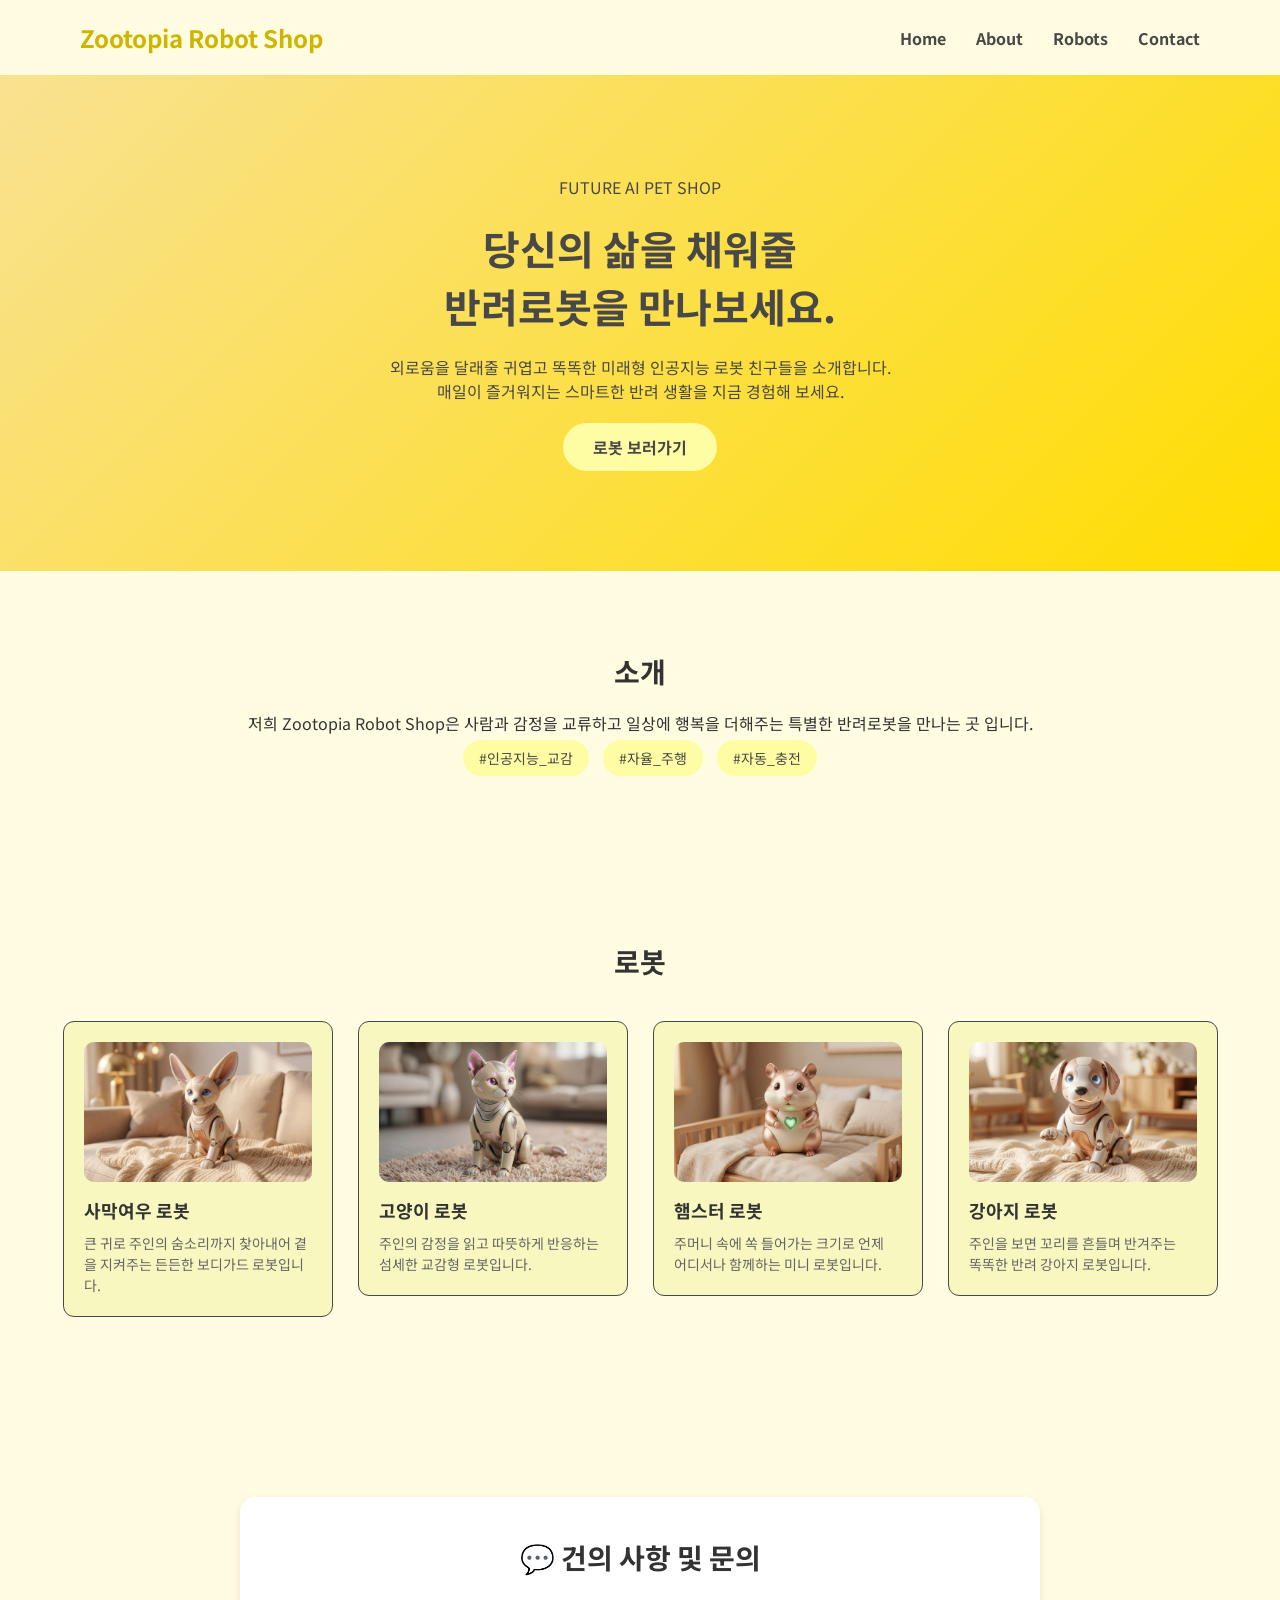
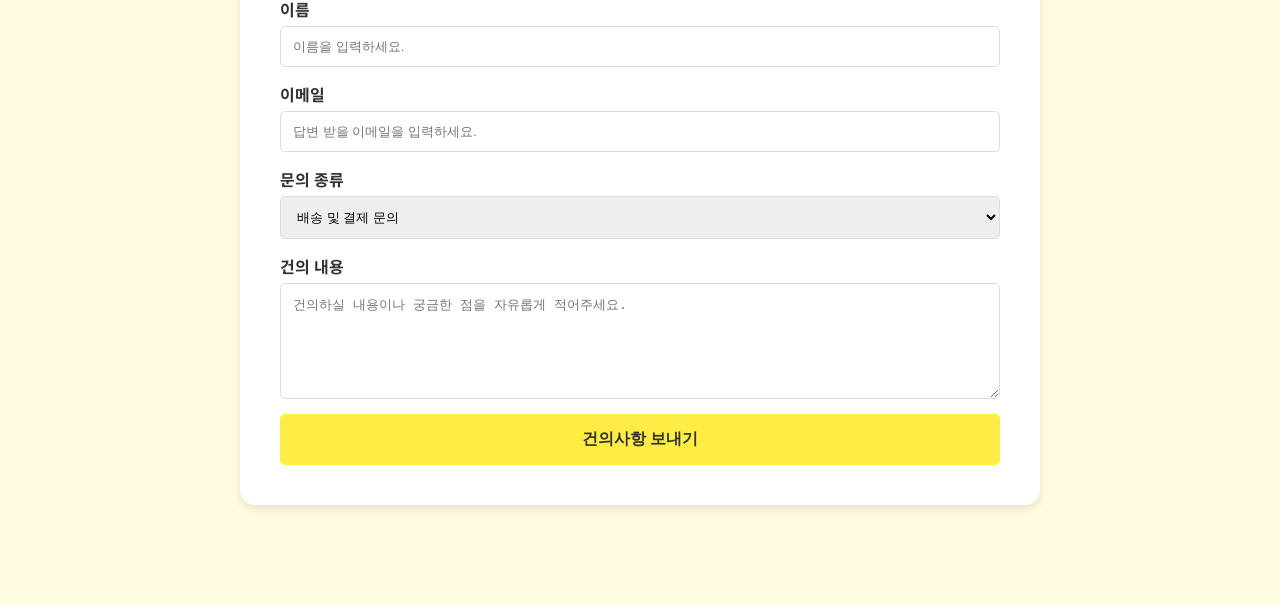
<file: index.html>
<!DOCTYPE html>
<html lang="en">
<head>
    <meta charset="UTF-8">
    <meta name="viewport" content="width=device-width, initial-scale=1.0">
    <title>Zootopia Robot Shop</title>
    <link rel="stylesheet" href="style.css">
    <link href="https://fonts.googleapis.com/css2?family=Noto+Sans+KR:wght@400;700&display=swap" rel="stylesheet">
</head>
<body>

<nav>
    <div class="logo">Zootopia Robot Shop</div>
    
    <input type="checkbox" id="menu-toggle" style="display:none;">
    <label for="menu-toggle" class="menu-icon">☰</label>
    
    <label for="menu-toggle" class="overlay"></label>

    <ul class="nav-links">
        <li><a href="index.html">Home</a></li>
        <li><a href="#about">About</a></li>
        <li><a href="#robots">Robots</a></li>
        <li><a href="#contact">Contact</a></li>
    </ul>
</nav>
    <div class="hero">
        <div class="hero-text">
            <p class="small-title">FUTURE AI PET SHOP</p>
            <h1>당신의 삶을 채워줄 <br>반려로봇을 만나보세요.</h1>
            <p class="hero-description">외로움을 달래줄 귀엽고 똑똑한 미래형 인공지능 로봇 친구들을 소개합니다.<br> 매일이 즐거워지는 스마트한 반려 생활을 지금 경험해 보세요.</p>
            <div class="hero-buttons">
                <a href="#robots" class="btn first"> 로봇 보러가기</a>
            </div>
        </div>
    </div>
    
    <section id="about">
        <h2>소개</h2>
        <p>저희 Zootopia Robot Shop은 사람과 감정을 교류하고 일상에 행복을 더해주는 특별한 반려로봇을 만나는 곳 입니다.</p>
        <div class="skills">
            <span>#인공지능_교감</span>
            <span>#자율_주행</span>
            <span>#자동_충전</span>
        </div>
        </section>

    <section id="robots">
        <h2>로봇</h2>
       <ul class="portfolio-grid">
            <a href="fox.html" target="_blank" style="text-decoration: none; color: inherit;">
                <li class="card">
                    <div class="card-img">
                        <img src="fox.png" alt="사막여우 로봇" style="width: 100%; height: 100%; object-fit: cover; border-radius: 10px;">
                    </div>
                    <h3>사막여우 로봇</h3>
                    <p>큰 귀로 주인의 숨소리까지 찾아내어 곁을 지켜주는 든든한 보디가드 로봇입니다.</p>
                </li>
            </a>

            <a href="cat.html" target="_blank" style="text-decoration: none; color: inherit;">
                <li class="card">
                    <div class="card-img">
                        <img src="cat.png" alt="고양이 로봇" style="width: 100%; height: 100%; object-fit: cover; border-radius: 10px;">
                    </div>
                    <h3>고양이 로봇</h3>
                    <p>주인의 감정을 읽고 따뜻하게 반응하는 <br> 섬세한 교감형 로봇입니다.</p>
                </li>
            </a>

            <a href="hamster.html" target="_blank" style="text-decoration: none; color: inherit;">
                <li class="card">
                    <div class="card-img">
                        <img src="hamster.png" alt="햄스터 로봇" style="width: 100%; height: 100%; object-fit: cover; border-radius: 10px;">
                    </div>
                    <h3>햄스터 로봇</h3>
                    <p>주머니 속에 쏙 들어가는 크기로 언제 <br>어디서나 함께하는 미니 로봇입니다.</p>
                </li>
            </a>

            <a href="dog.html" target="_blank" style="text-decoration: none; color: inherit;">
                <li class="card">
                    <div class="card-img">
                        <img src="dog.png" alt="강아지 로봇" style="width: 100%; height: 100%; object-fit: cover; border-radius: 10px;">
                    </div>
                    <h3>강아지 로봇</h3>
                    <p>주인을 보면 꼬리를 흔들며 반겨주는 <br>똑똑한 반려 강아지 로봇입니다.</p>
                </li>
            </a>
        </ul>
        
    </section>

   <section id="contact">
    <h2>💬 건의 사항 및 문의</h2>
    
    <form class="contact-form">
        
        <div class="form-group">
            <label for="name">이름</label>
            <input type="text" id="name" placeholder="이름을 입력하세요.">
        </div>

        <div class="form-group">
            <label for="email">이메일</label>
            <input type="email" id="email" placeholder="답변 받을 이메일을 입력하세요.">
        </div>

        <div class="form-group">
            <label for="type">문의 종류</label>
            <select id="type">
                <option>배송 및 결제 문의</option>
                <option>A/S (수리) 접수</option>
                <option>기타 쇼핑몰 건의 사항</option>
            </select>
        </div>

        <div class="form-group">
            <label for="message">건의 내용</label>
            <textarea id="message" placeholder="건의하실 내용이나 궁금한 점을 자유롭게 적어주세요." rows="6"></textarea>
        </div>

        <button type="submit" class="submit-btn">건의사항 보내기</button>

    </form>
</section>
</body>
</html>
</file>
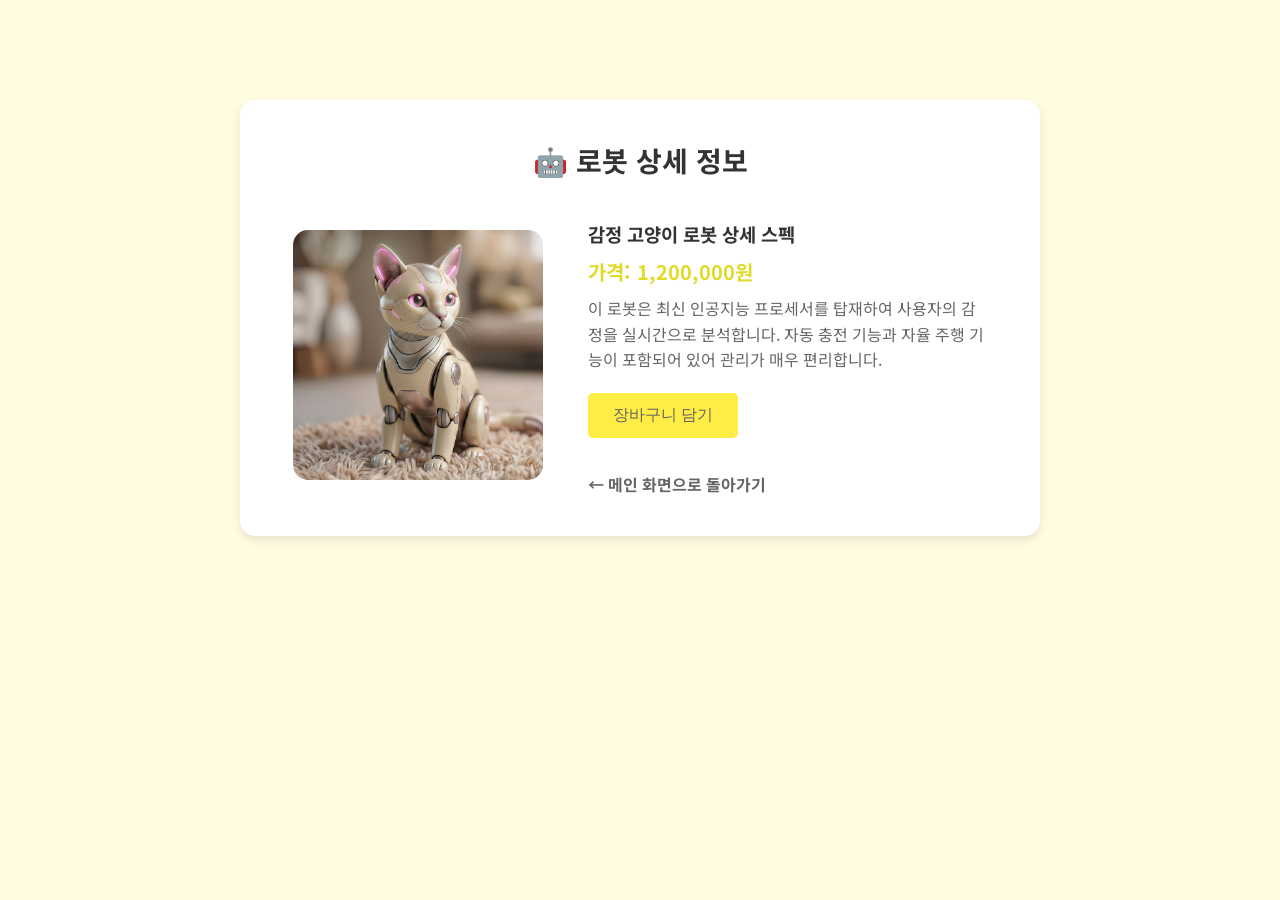
<file: robot_shop/cat.html>
<!DOCTYPE html>
<html lang="ko">
<head>
    <meta charset="UTF-8">
    <title>고양이 로봇 상세 정보</title>
    <link rel="stylesheet" href="style.css">
    <link href="https://fonts.googleapis.com/css2?family=Noto+Sans+KR:wght@400;700&display=swap" rel="stylesheet">
</head>
<body>
    <section id="product-detail" style="max-width: 800px; margin: 100px auto; text-align: center; background: white; padding: 40px; border-radius: 15px; box-shadow: 0 4px 10px rgba(0,0,0,0.1);">
        <h2>🤖 로봇 상세 정보</h2>
        
        <div class="detail-box" style="display: flex; justify-content: space-around; align-items: center; flex-wrap: wrap; margin-top: 40px; gap: 20px;">
            
            <div class="detail-img">
                <img src="cat.png" alt="고양이 로봇" style="width: 250px; height: 250px; border-radius: 15px; object-fit: cover;">
            </div>

            <div class="detail-info" style="text-align: left; max-width: 400px;">
                <h3>감정 고양이 로봇 상세 스펙</h3>
                <p style="font-size: 20px; font-weight: bold; color: #e0da28; margin: 10px 0;">가격: 1,200,000원</p>
                <p style="line-height: 1.6; color: #666;">
                    이 로봇은 최신 인공지능 프로세서를 탑재하여 사용자의 감정을 실시간으로 분석합니다. 
                    자동 충전 기능과 자율 주행 기능이 포함되어 있어 관리가 매우 편리합니다.
                </p>
                
                <button onclick="alert('장바구니에 담겼어요!')" style="background-color: #ffec45; color: #666; border: none; padding: 12px 25px; 
                font-size: 16px; border-radius: 5px; cursor: pointer; margin-top: 20px;">장바구니 담기</button>
                
                <br><br>
                <a href="index.html" style="color: #666; text-decoration: none; display: inline-block; margin-top: 10px; font-weight: bold;">← 메인 화면으로 돌아가기</a>
            </div> 
        </div> 
    </section>
</body>
</html>
</file>
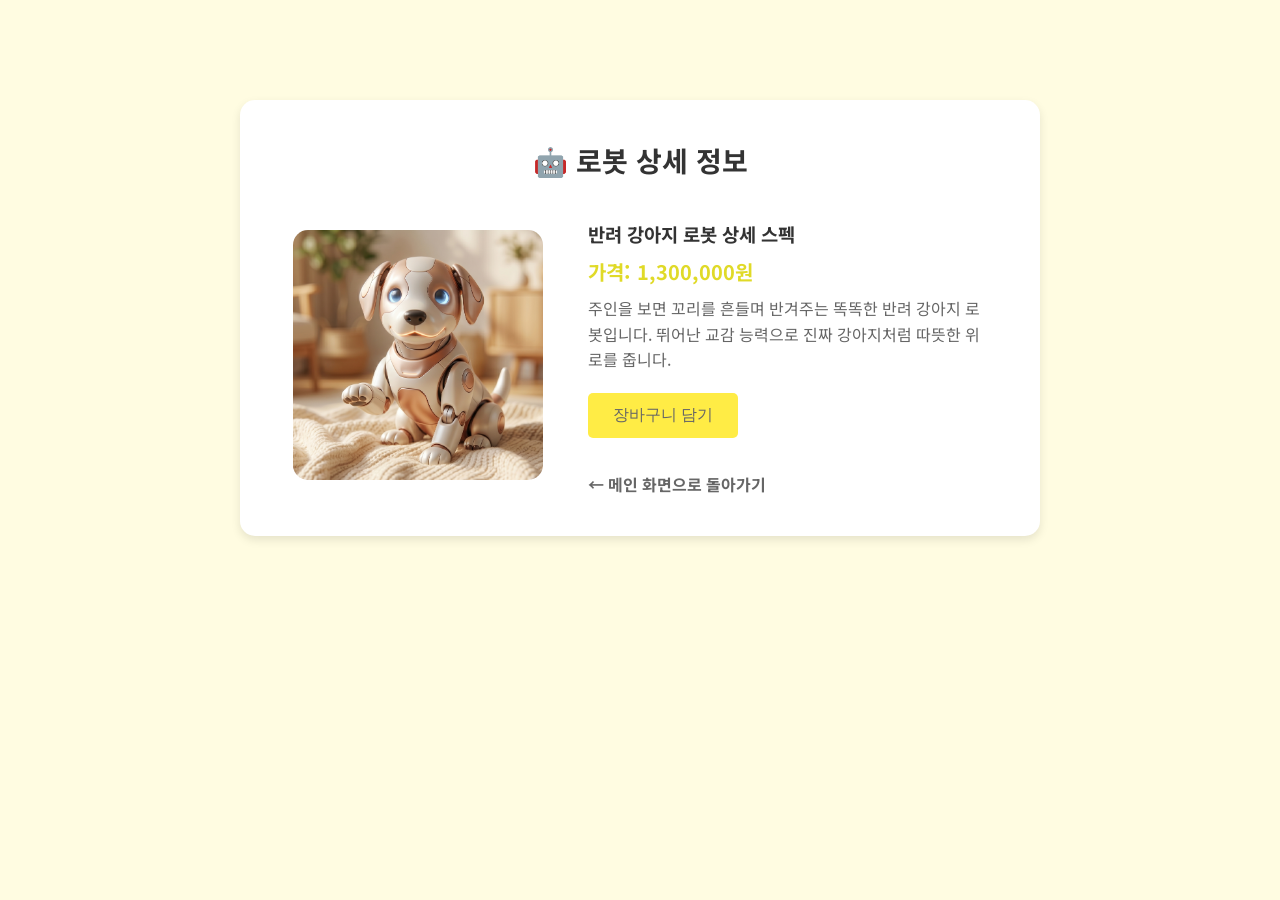
<file: robot_shop/dog.html>
<!DOCTYPE html>
<html lang="ko">
<head>
    <meta charset="UTF-8">
    <title>강아지 로봇 상세 정보</title>
    <link rel="stylesheet" href="style.css">
    <link href="https://fonts.googleapis.com/css2?family=Noto+Sans+KR:wght@400;700&display=swap" rel="stylesheet">
</head>
<body>
    <section id="product-detail" style="max-width: 800px; margin: 100px auto; text-align: center; background: white; padding: 40px; border-radius: 15px; box-shadow: 0 4px 10px rgba(0,0,0,0.1);">
        <h2>🤖 로봇 상세 정보</h2>
        
        <div class="detail-box" style="display: flex; justify-content: space-around; align-items: center; flex-wrap: wrap; margin-top: 40px; gap: 20px;">
            
            <div class="detail-img">
                <img src="dog.png" alt="강아지 로봇" style="width: 250px; height: 250px; border-radius: 15px; object-fit: cover;">
            </div>

            <div class="detail-info" style="text-align: left; max-width: 400px;">
                <h3>반려 강아지 로봇 상세 스펙</h3>
                <p style="font-size: 20px; font-weight: bold; color: #e0da28; margin: 10px 0;">가격: 1,300,000원</p>
                <p style="line-height: 1.6; color: #666;">
                    주인을 보면 꼬리를 흔들며 반겨주는 똑똑한 반려 강아지 로봇입니다. 
                    뛰어난 교감 능력으로 진짜 강아지처럼 따뜻한 위로를 줍니다.
                </p>
                
                <button onclick="alert('장바구니에 담겼어요!')" style="background-color: #ffec45; color: #666; 
                border: none; padding: 12px 25px; font-size: 16px; border-radius: 5px; cursor: pointer; margin-top: 20px;">장바구니 담기</button>
                
                <br><br>
                <a href="index.html" style="color: #666; text-decoration: none; display: inline-block; margin-top: 10px; font-weight: bold;">← 메인 화면으로 돌아가기</a>
            </div> 
        </div> 
    </section>
</body>
</html>
</file>
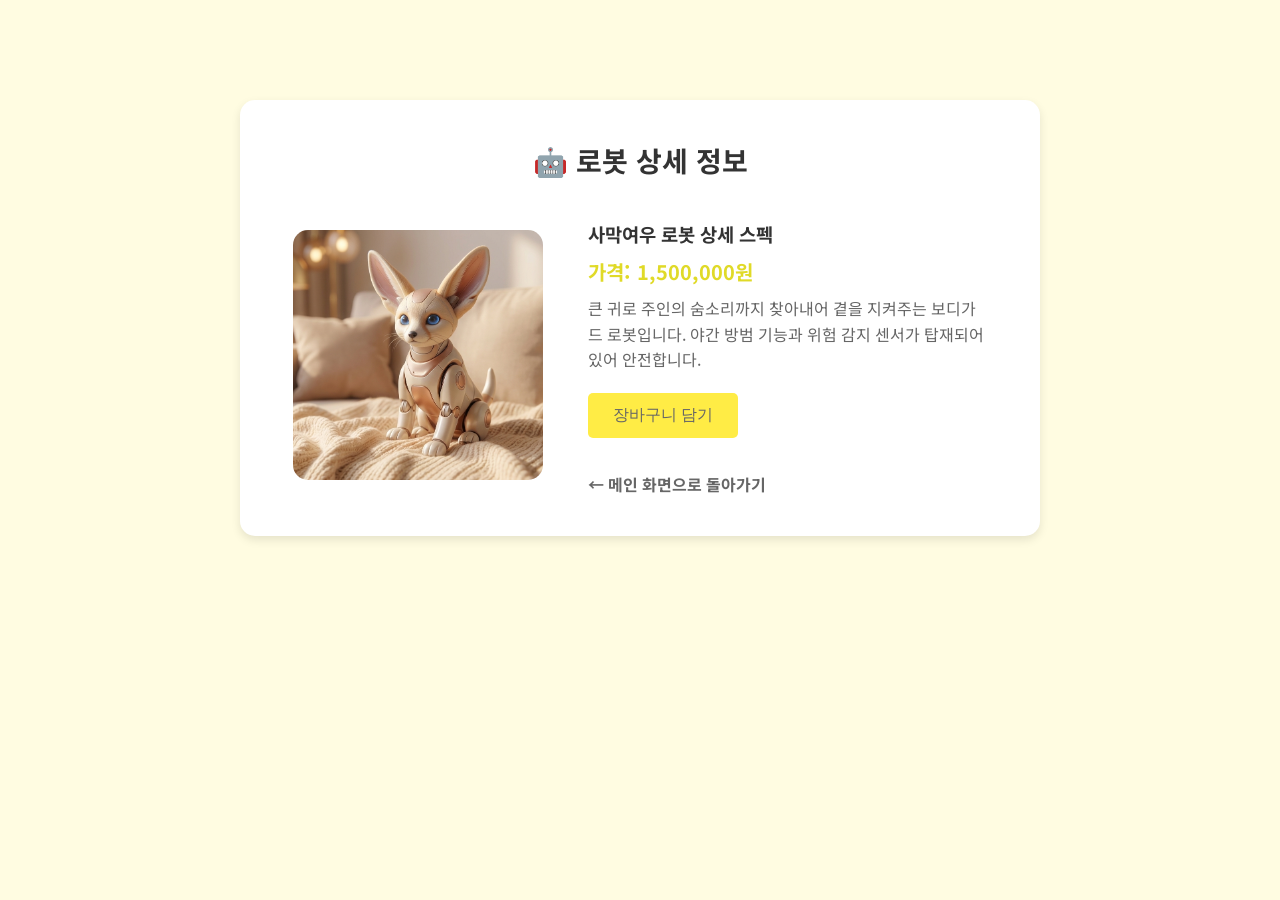
<file: robot_shop/fox.html>
<!DOCTYPE html>
<html lang="ko">
<head>
    <meta charset="UTF-8">
    <title>사막여우 로봇 상세 정보</title>
    <link rel="stylesheet" href="style.css">
    <link href="https://fonts.googleapis.com/css2?family=Noto+Sans+KR:wght@400;700&display=swap" rel="stylesheet">
</head>
<body>
    <section id="product-detail" style="max-width: 800px; margin: 100px auto; text-align: center; background: white; padding: 40px; border-radius: 15px; box-shadow: 0 4px 10px rgba(0,0,0,0.1);">
        <h2>🤖 로봇 상세 정보</h2>
        
        <div class="detail-box" style="display: flex; justify-content: space-around; align-items: center; flex-wrap: wrap; margin-top: 40px; gap: 20px;">
            
            <div class="detail-img">
                <img src="fox.png" alt="사막여우 로봇" style="width: 250px; height: 250px; border-radius: 15px; object-fit: cover;">
            </div>

            <div class="detail-info" style="text-align: left; max-width: 400px;">
                <h3>사막여우 로봇 상세 스펙</h3>
                <p style="font-size: 20px; font-weight: bold; color: #e0da28; margin: 10px 0;">가격: 1,500,000원</p>
                <p style="line-height: 1.6; color: #666;">
                    큰 귀로 주인의 숨소리까지 찾아내어 곁을 지켜주는 보디가드 로봇입니다. 
                    야간 방범 기능과 위험 감지 센서가 탑재되어 있어 안전합니다.
                </p>
                
                <button onclick="alert('장바구니에 담겼어요!')" style="background-color: #ffec45; color: #666; border: none; 
                padding: 12px 25px; font-size: 16px; border-radius: 5px; cursor: pointer; margin-top: 20px;">장바구니 담기</button>
                
                <br><br>
                <a href="index.html" style="color: #666; text-decoration: none; display: inline-block; margin-top: 10px; font-weight: bold;">← 메인 화면으로 돌아가기</a>
            </div> 
        </div>
     </section>
</body>
</file>
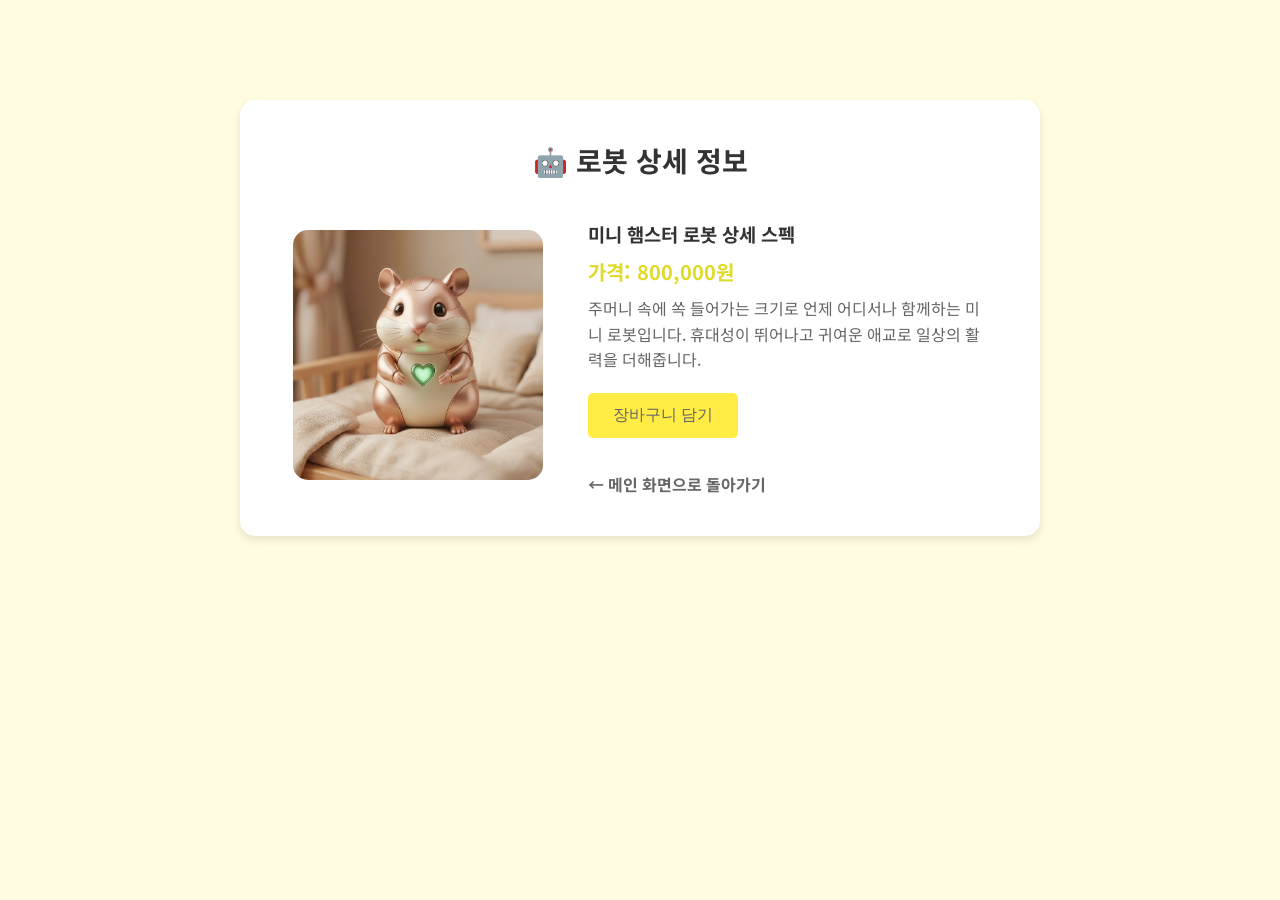
<file: robot_shop/hamster.html>
<!DOCTYPE html>
<html lang="ko">
<head>
    <meta charset="UTF-8">
    <title>햄스터 로봇 상세 정보</title>
    <link rel="stylesheet" href="style.css">
   <link href="https://fonts.googleapis.com/css2?family=Noto+Sans+KR:wght@400;700&display=swap" rel="stylesheet">
</head>
<body>
    <section id="product-detail" style="max-width: 800px; margin: 100px auto; text-align: center; background: white; padding: 40px; border-radius: 15px; box-shadow: 0 4px 10px rgba(0,0,0,0.1);">
        <h2>🤖 로봇 상세 정보</h2>
        
        <div class="detail-box" style="display: flex; justify-content: space-around; align-items: center; flex-wrap: wrap; margin-top: 40px; gap: 20px;">
            
            <div class="detail-img">
                <img src="hamster.png" alt="햄스터 로봇" style="width: 250px; height: 250px; border-radius: 15px; object-fit: cover;">
            </div>

            <div class="detail-info" style="text-align: left; max-width: 400px;">
                <h3>미니 햄스터 로봇 상세 스펙</h3>
                <p style="font-size: 20px; font-weight: bold; color: #e0da28; margin: 10px 0;">가격: 800,000원</p>
                <p style="line-height: 1.6; color: #666;">
                    주머니 속에 쏙 들어가는 크기로 언제 어디서나 함께하는 미니 로봇입니다. 
                    휴대성이 뛰어나고 귀여운 애교로 일상의 활력을 더해줍니다.
                </p>
                
                <button onclick="alert('장바구니에 담겼어요!')" style="background-color: #ffec45; color: #666; border: none; padding: 12px 25px; font-size: 16px; border-radius: 5px; cursor: pointer; margin-top: 20px;">장바구니 담기</button>
                
                <br><br>
                <a href="index.html" style="color: #666; text-decoration: none; display: inline-block; margin-top: 10px; font-weight: bold;">← 메인 화면으로 돌아가기</a>
            </div> 
        </div> 
    </section>
</body>
</html>
</file>
<file: style.css>
html {
    scroll-behavior: smooth;
}

* {
    margin: 0;
    padding: 0;
    box-sizing: border-box;
}


body {
    font-family: 'Noto Sans KR', sans-serif;
    background-color: #fffce1;
    color: #333333;
}


nav {
    display: flex;
    justify-content: space-between;
    align-items: center;
    padding: 20px 80px;
    background-color: #fffce1;
    position: sticky;
    top: 0;
    z-index: 1000;
}

nav .logo {
    font-size: 24px;
    font-weight: bold;
    color: #cdb500;
}

.nav-links {
    display: flex;
    list-style: none;
}

.nav-links li {
    margin-left: 30px;
}

.nav-links li a {
    text-decoration: none;
    color: rgb(73, 72, 72);
    font-weight: bold;
    transition: all 0.3s ease; 
}

.nav-links li a:hover, 
.nav-links li a:active {
    color: #cdb500; 
    text-shadow: 0 0 8px rgba(205, 181, 0, 0.6); 
}


section {
    padding: 80px 40px;
    text-align: center;
    scroll-margin-top: 80px; 
}

.hero {
    background: linear-gradient(135deg, #f9e191, #ffdd00); 
    color: rgb(73, 72, 72);
    padding: 100px 20px;
    text-align: center;
}

.hero h1 {
    font-size: 40px;
    margin: 20px 0;
}

.hero .btn {
    display: inline-block;
    background-color: #fffda4;
    color: rgb(73, 72, 72);
    padding: 12px 30px;
    text-decoration: none;
    font-weight: bold;
    border-radius: 25px;
    margin-top: 20px;
}

section h2 {
    font-size: 28px;
    margin-bottom: 20px;
}

.skills span {
    display: inline-block;
    background-color: #fffda4;
    color: rgb(73, 72, 72);
    padding: 8px 16px;
    border-radius: 20px;
    margin: 5px;
    font-size: 14px;
}

.portfolio-grid {
    display: flex;
    justify-content: center;
    gap: 25px;
    flex-wrap: wrap;
    list-style: none;
    margin-top: 40px;
}

.card {
    width: 270px;
    background-color: #f8f7bf;
    border: 1px solid rgb(73, 72, 72);
    border-radius: 11px;
    padding: 20px;
    text-align: left;
    transition: transform 0.3s, box-shadow 0.3s;
}

.card:hover {
    transform: translateY(-8px);
    box-shadow: rgba(0, 0, 0, 0.15) 0px 5px 15px;
}

.card-img {
    height: 140px;
    background-color: #feffd6;
    border-radius: 14px;
    display: flex;
    justify-content: center;
    align-items: center;
    margin-bottom: 15px;
}

.card h3 { font-size: 18px; margin-bottom: 10px; }
.card p { font-size: 14px; color: #666666; line-height: 1.5; }


#contact { 
    max-width: 800px;
    margin: 100px auto;
    background: white;
    padding: 40px;
    border-radius: 15px;
    box-shadow: 0 4px 10px rgba(0,0,0,0.1);
    text-align: center;
}

.contact-form { display: flex; flex-direction: column; text-align: left; gap: 15px; }
.form-group { display: flex; flex-direction: column; gap: 5px; }
.form-group label { font-weight: bold; color: #333; }
.form-group input, .form-group select, .form-group textarea {
    width: 100%;
    padding: 12px;
    border: 1px solid #ddd;
    border-radius: 5px;
}

.submit-btn {
    background-color: #ffec45;
    color: #333;
    font-weight: bold;
    border: none;
    padding: 15px;
    font-size: 16px;
    border-radius: 5px;
    cursor: pointer;
}


.menu-icon { display: none; font-size: 30px; cursor: pointer; z-index: 1001; }

@media (max-width: 768px) {
    .menu-icon { display: block; }
    
    .nav-links {
        display: flex;
        flex-direction: column;
        position: fixed;
        top: 0;
        left: -250px;
        width: 250px;
        height: 100vh;
        background: #333;
        padding-top: 80px;
        transition: 0.3s ease; 
        z-index: 1000;
    }

    .nav-links li { margin: 20px 0; text-align: center; }
    
   
    .nav-links li a { 
        color: white; 
        padding: 20px; 
        display: block; 
        font-size: 18px; 
        transition: 0.3s;
    }
    
    .nav-links li a:hover, 
    .nav-links li a:active {
        color: #ffec45;
        text-shadow: 0 0 10px #ffec45;
    }

    #menu-toggle:checked ~ .nav-links { left: 0; }
    #menu-toggle:checked ~ .overlay { display: block; }

    .overlay {
        display: none;
        position: fixed;
        top: 0; left: 0;
        width: 100%; height: 100%;
        background: rgba(0, 0, 0, 0.6); 
        z-index: 999;
    }
}
</file>
<file: robot_shop/style.css>
html {
    scroll-behavior: smooth;
}

* {
    margin: 0;
    padding: 0;
    box-sizing: border-box;
}


body {
    font-family: 'Noto Sans KR', sans-serif;
    background-color: #fffce1;
    color: #333333;
}


nav {
    display: flex;
    justify-content: space-between;
    align-items: center;
    padding: 20px 80px;
    background-color: #fffce1;
    position: sticky;
    top: 0;
    z-index: 1000;
}

nav .logo {
    font-size: 24px;
    font-weight: bold;
    color: #cdb500;
}

.nav-links {
    display: flex;
    list-style: none;
}

.nav-links li {
    margin-left: 30px;
}

.nav-links li a {
    text-decoration: none;
    color: rgb(73, 72, 72);
    font-weight: bold;
    transition: all 0.3s ease; 
}

.nav-links li a:hover, 
.nav-links li a:active {
    color: #cdb500; 
    text-shadow: 0 0 8px rgba(205, 181, 0, 0.6); 
}


section {
    padding: 80px 40px;
    text-align: center;
    scroll-margin-top: 80px; 
}

.hero {
    background: linear-gradient(135deg, #f9e191, #ffdd00); 
    color: rgb(73, 72, 72);
    padding: 100px 20px;
    text-align: center;
}

.hero h1 {
    font-size: 40px;
    margin: 20px 0;
}

.hero .btn {
    display: inline-block;
    background-color: #fffda4;
    color: rgb(73, 72, 72);
    padding: 12px 30px;
    text-decoration: none;
    font-weight: bold;
    border-radius: 25px;
    margin-top: 20px;
}

section h2 {
    font-size: 28px;
    margin-bottom: 20px;
}

.skills span {
    display: inline-block;
    background-color: #fffda4;
    color: rgb(73, 72, 72);
    padding: 8px 16px;
    border-radius: 20px;
    margin: 5px;
    font-size: 14px;
}

.portfolio-grid {
    display: flex;
    justify-content: center;
    gap: 25px;
    flex-wrap: wrap;
    list-style: none;
    margin-top: 40px;
}

.card {
    width: 270px;
    background-color: #f8f7bf;
    border: 1px solid rgb(73, 72, 72);
    border-radius: 11px;
    padding: 20px;
    text-align: left;
    transition: transform 0.3s, box-shadow 0.3s;
}

.card:hover {
    transform: translateY(-8px);
    box-shadow: rgba(0, 0, 0, 0.15) 0px 5px 15px;
}

.card-img {
    height: 140px;
    background-color: #feffd6;
    border-radius: 14px;
    display: flex;
    justify-content: center;
    align-items: center;
    margin-bottom: 15px;
}

.card h3 { font-size: 18px; margin-bottom: 10px; }
.card p { font-size: 14px; color: #666666; line-height: 1.5; }


#contact { 
    max-width: 800px;
    margin: 100px auto;
    background: white;
    padding: 40px;
    border-radius: 15px;
    box-shadow: 0 4px 10px rgba(0,0,0,0.1);
    text-align: center;
}

.contact-form { display: flex; flex-direction: column; text-align: left; gap: 15px; }
.form-group { display: flex; flex-direction: column; gap: 5px; }
.form-group label { font-weight: bold; color: #333; }
.form-group input, .form-group select, .form-group textarea {
    width: 100%;
    padding: 12px;
    border: 1px solid #ddd;
    border-radius: 5px;
}

.submit-btn {
    background-color: #ffec45;
    color: #333;
    font-weight: bold;
    border: none;
    padding: 15px;
    font-size: 16px;
    border-radius: 5px;
    cursor: pointer;
}


.menu-icon { display: none; font-size: 30px; cursor: pointer; z-index: 1001; }

@media (max-width: 768px) {
    .menu-icon { display: block; }
    
    .nav-links {
        display: flex;
        flex-direction: column;
        position: fixed;
        top: 0;
        left: -250px;
        width: 250px;
        height: 100vh;
        background: #333;
        padding-top: 80px;
        transition: 0.3s ease; 
        z-index: 1000;
    }

    .nav-links li { margin: 20px 0; text-align: center; }
    
   
    .nav-links li a { 
        color: white; 
        padding: 20px; 
        display: block; 
        font-size: 18px; 
        transition: 0.3s;
    }
    
    .nav-links li a:hover, 
    .nav-links li a:active {
        color: #ffec45;
        text-shadow: 0 0 10px #ffec45;
    }

    #menu-toggle:checked ~ .nav-links { left: 0; }
    #menu-toggle:checked ~ .overlay { display: block; }

    .overlay {
        display: none;
        position: fixed;
        top: 0; left: 0;
        width: 100%; height: 100%;
        background: rgba(0, 0, 0, 0.6); 
        z-index: 999;
    }
}
</file>
